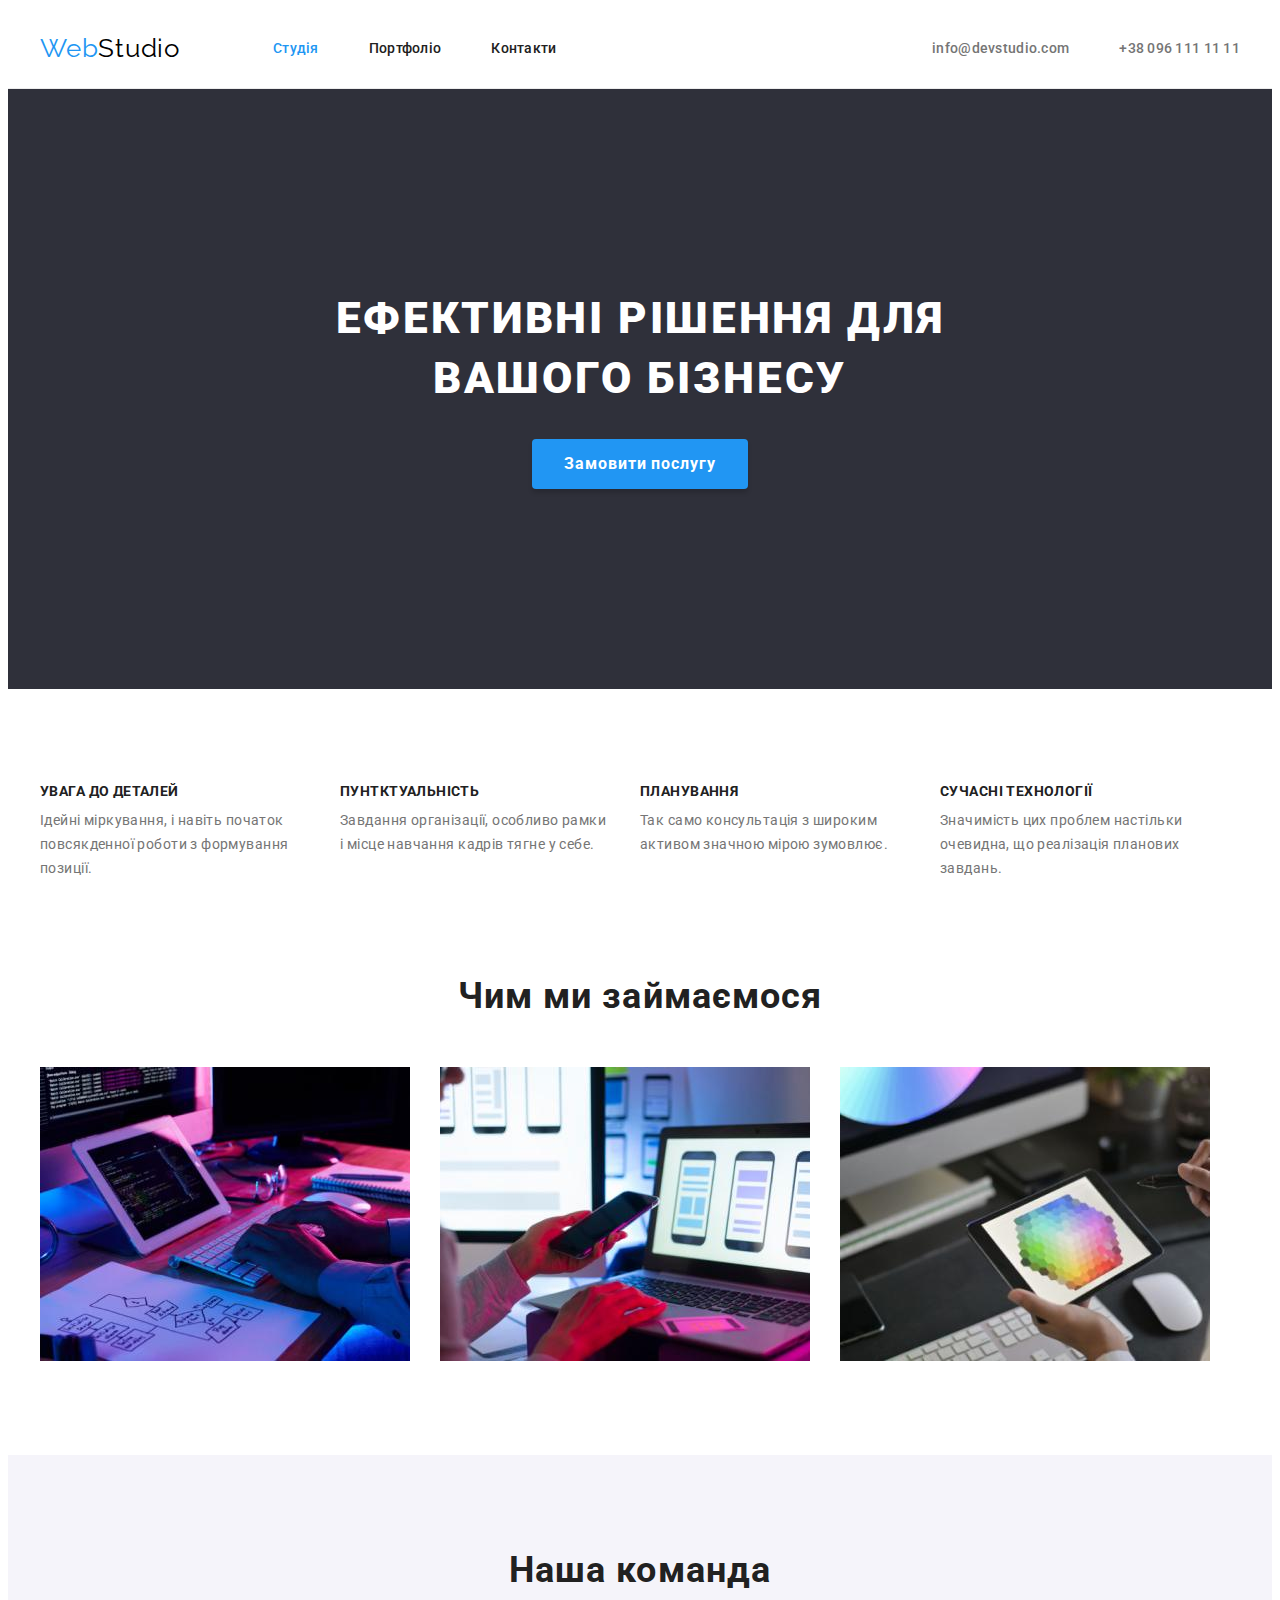
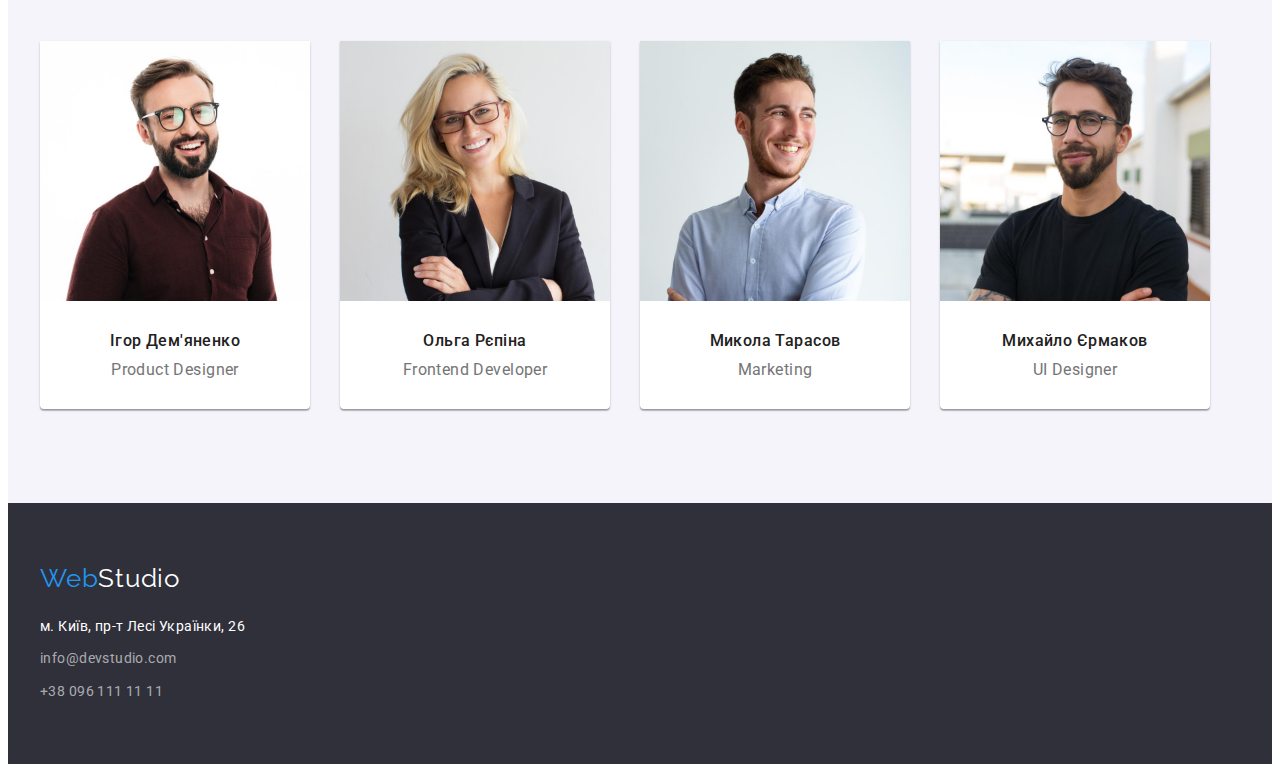
<file: index.html>
<!DOCTYPE html>
<html lang="uk">

<head>
  <meta charset="UTF-8">
  <meta http-equiv="X-UA-Compatible" content="IE=edge">
  <meta name="viewport" content="width=device-width, initial-scale=1.0">
  <title lang="en">WebStudio</title>

  <link href="https://fonts.googleapis.com/css2?family=Raleway:wght@700&family=Roboto:wght@400;500;700;900&display=swap"
    rel="stylesheet">
  <link rel="stylesheet" href="https://cdnjs.cloudflare.com/ajax/libs/modern-normalize/1.1.0/modern-normalize.min.css"
    integrity="sha512-wpPYUAdjBVSE4KJnH1VR1HeZfpl1ub8YT/NKx4PuQ5NmX2tKuGu6U/JRp5y+Y8XG2tV+wKQpNHVUX03MfMFn9Q=="
    crossorigin="anonymous" referrerpolicy="no-referrer">
  <link rel="stylesheet" href="./css/styles.css">
</head>

<body>
  <header class="header">
    <div class="container">
      <nav class="nav">
        <a href="./index.html" lang="en" class="logo link">Web<span class="logo-header-part">Studio</span>
        </a>
        <ul class="site-nav list">
          <li class="nav-item"><a href="./index.html" class="nav-link link current">Студія</a></li>
          <li class="nav-item"><a href="./portfolio.html" class="nav-link link">Портфоліо</a></li>
          <li class="nav-item"><a href="" class="nav-link link">Контакти</a></li>
        </ul>
      </nav>


      <ul class="contacts list">
        <li class="contacts-item"><a href="mailto:info@devstudio.com" class="contact-header link"
            lang="en">info@devstudio.com</a></li>
        <li class="contacts-item"><a href="tel:+3809611111111" class="contact-header link">+38 096 111 11 11</a></li>
      </ul>
    </div>
  </header>
  <main>
    <section class="hero section">
      <div class="container">
        <h1 class="hero-title">Ефективні рішення для вашого бізнесу</h1>
        <button type="button" class="order-btn btn">Замовити послугу</button>
      </div>
    </section>
    <section class="principles section">
      <div class="container">
        <h2 class="visually-hidden">Принципи роботи</h2>
        <ul class="principles list">
          <li class="principle">
            <h3 class="principle-title">Увага до деталей</h3>
            <p class="principle-text">
              Ідейні міркування, і навіть початок повсякденної роботи з формування позиції.
            </p>
          </li>
          <li class="principle">
            <h3 class="principle-title">Пунтктуальність</h3>
            <p class="principle-text">Завдання організації, особливо рамки і місце навчання кадрів тягне у себе.</p>
          </li>
          <li class="principle">
            <h3 class="principle-title">Планування</h3>
            <p class="principle-text">Так само консультація з широким активом значною мірою зумовлює.</p>
          </li>
          <li class="principle">
            <h3 class="principle-title">Сучасні технології</h3>
            <p class="principle-text">Значимість цих проблем настільки очевидна, що реалізація планових завдань.</p>
          </li>
        </ul>
      </div>
    </section>
    <section class="works section">
      <div class="container">
        <h2 class="section-title">Чим ми займаємося</h2>
        <ul class="work-list list">
          <li class="work"><img src="./images/box1.jpg" alt="Веброзробка" width="370" height="294"></li>
          <li class="work"><img src="./images/box2.jpg" alt="Веброзробка" width="370" height="294"></li>
          <li class="work"><img src="./images/box3.jpg" alt="Веброзробка" width="370" height="294"></li>
        </ul>
      </div>
    </section>
    <section class="team section">
      <div class="container">
        <h2 class="section-title">Наша команда</h2>
        <ul class="team-members list">
          <li class="team-member">
            <img src="./images/demianenko.jpg" alt="Фото" width="270" height="260">
            <div class="caption">
              <p class="name">Ігор Дем'яненко</p>
              <p lang="en" class="position">Product Designer</p>
            </div>
          </li>
          <li class="team-member">
            <img src="./images/repina.jpg" alt="Фото" width="270" height="260">
            <div class="caption">
              <p class="name">Ольга Рєпіна</p>
              <p lang="en" class="position">Frontend Developer</p>
            </div>
          </li>
          <li class="team-member">
            <img src="./images/tarasov.jpg" alt="Фото" width="270" height="260">
            <div class="caption">
              <p class="name">Микола Тарасов</p>
              <p lang="en" class="position">Marketing</p>
            </div>
          </li>
          <li class="team-member">
            <img src="./images/yermakov.jpg" alt="Фото" width="270" height="260">
            <div class="caption">
              <p class="name">Михайло Єрмаков</p>
              <p lang="en" class="position">UI Designer</p>
            </div>
          </li>
        </ul>
      </div>
    </section>
  </main>
  <footer class="footer">
    <div class="container">
      <a href="./index.html" lang="en" class="logo logo-footer link">Web<span class="logo-footer-part">Studio</span></a>
      <address class="footer-contacts">
        <ul class="list">
          <li><a href="https://goo.gl/maps/F1p9D5CqtJAEcdc1A" target="_blank" rel="noopener noreferrer nofollow"
              class="address link">м. Київ, пр-т Лесі Українки, 26</a></li>
          <li><a href="mailto:info@devstudio.com" class="footer-contact link">info@devstudio.com</a></li>
          <li><a href="tel:+3809611111111" class="footer-contact link">+38 096 111 11 11</a></li>
        </ul>
      </address>
    </div>
  </footer>
</body>

</html>
</file>
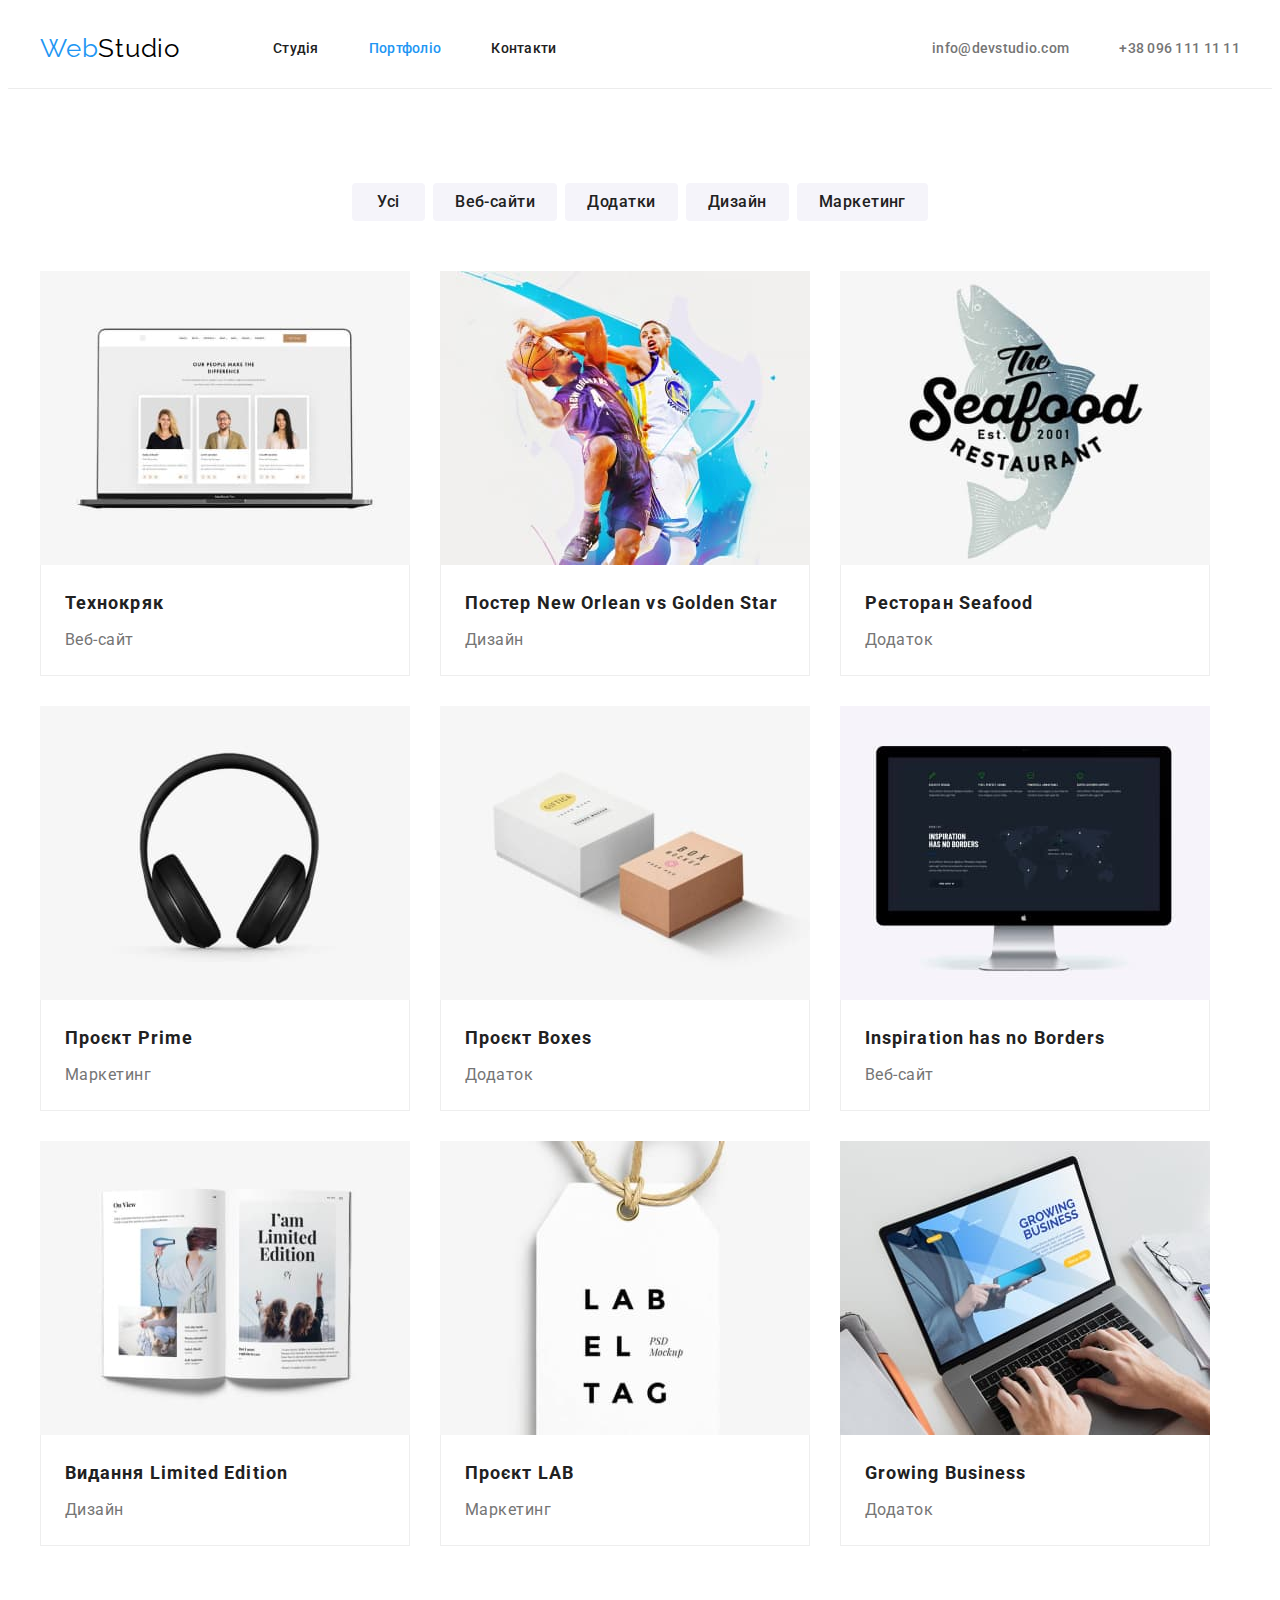
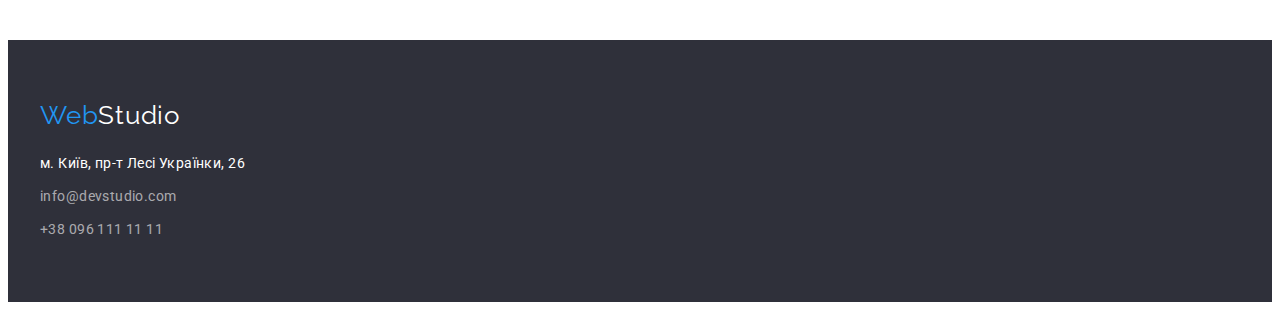
<file: portfolio.html>
<!DOCTYPE html>
<html lang="uk">

<head>
  <meta charset="UTF-8">
  <meta http-equiv="X-UA-Compatible" content="IE=edge">
  <meta name="viewport" content="width=device-width, initial-scale=1.0">
  <title lang="en">WebStudio</title>

  <link href="https://fonts.googleapis.com/css2?family=Raleway:wght@700&family=Roboto:wght@400;500;700;900&display=swap"
    rel="stylesheet">
  <link rel="stylesheet" href="https://cdnjs.cloudflare.com/ajax/libs/modern-normalize/1.1.0/modern-normalize.min.css"
    integrity="sha512-wpPYUAdjBVSE4KJnH1VR1HeZfpl1ub8YT/NKx4PuQ5NmX2tKuGu6U/JRp5y+Y8XG2tV+wKQpNHVUX03MfMFn9Q=="
    crossorigin="anonymous" referrerpolicy="no-referrer">
  <link rel="stylesheet" href="./css/styles.css">
</head>

<body>
  <header class="header">
    <div class="container">
      <nav class="nav">
        <a href="./index.html" lang="en" class="logo link">Web<span class="logo-header-part">Studio</span>
        </a>
        <ul class="site-nav list">
          <li class="nav-item"><a href="./index.html" class="nav-link link ">Студія</a></li>
          <li class="nav-item"><a href="./portfolio.html" class="nav-link current link">Портфоліо</a></li>
          <li class="nav-item"><a href="" class="nav-link link">Контакти</a></li>
        </ul>
      </nav>


      <ul class="contacts list">
        <li class="contacts-item"><a href="mailto:info@devstudio.com" class="contact-header link"
            lang="en">info@devstudio.com</a></li>
        <li class="contacts-item"><a href="tel:+3809611111111" class="contact-header link">+38 096 111 11 11</a>
        </li>
      </ul>
    </div>
  </header>
  <main>
    <section class="section">
      <div class="container">
        <h1 class="visually-hidden">Роботи веб-студії</h1>
        <ul class="filter list">
          <li class="filter-item"><button type="button" class="filter-btn btn">Усі</button></li>
          <li class="filter-item"><button type="button" class="filter-btn btn">Веб-сайти</button></li>
          <li class="filter-item"><button type="button" class="filter-btn btn">Додатки</button></li>
          <li class="filter-item"><button type="button" class="filter-btn btn">Дизайн</button></li>
          <li class="filter-item"><button type="button" class="filter-btn btn">Маркетинг</button></li>
        </ul>
        <ul class="projects list">
          <li class="project-item">
            <a href="" class="project-link">
              <img src="./images/site1.jpg" alt="Фото проекта" width="370" height="294">
              <div class="prject-caption">
                <h2 class="project-name">Технокряк</h2>
                <p class="project-type">Веб-сайт</p>
              </div>
            </a>
          </li>
          <li class="project-item">
            <a href="" class="project-link">
              <img src="./images/design1.jpg" alt="Фото проекта" width="370" height="294">
              <div class="prject-caption">
                <h2 class="project-name">Постер <span lang="en">New Orlean vs Golden Star</span></h2>
                <p class="project-type">Дизайн</p>
              </div>
            </a>
          </li>
          <li class="project-item">
            <a href="" class="project-link">
              <img src="./images/app1.jpg" alt="Фото проекта" width="370" height="294">
              <div class="prject-caption">
                <h2 class="project-name">Ресторан <span lang="en">Seafood</span></h2>
                <p class="project-type">Додаток</p>
              </div>
            </a>
          </li>
          <li class="project-item">
            <a href="" class="project-link">
              <img src="./images/marketing1.jpg" alt="Фото проекта" width="370" height="294">
              <div class="prject-caption">
                <h2 class="project-name">Проєкт <span lang="en">Prime</span></h2>
                <p class="project-type">Маркетинг</p>
              </div>
            </a>
          </li>
          <li class="project-item">
            <a href="" class="project-link">
              <img src="./images/app2.jpg" alt="Фото проекта" width="370" height="294">
              <div class="prject-caption">
                <h2 class="project-name">Проєкт <span lang="en">Boxes</span></h2>
                <p class="project-type">Додаток</p>
              </div>
            </a>
          </li>
          <li class="project-item">
            <a href="" class="project-link">
              <img src="./images/site2.jpg" alt="Фото проекта" width="370" height="294">
              <div class="prject-caption">
                <h2 lang="en" class="project-name">Inspiration has no Borders</h2>
                <p class="project-type">Веб-сайт</p>
              </div>
            </a>
          </li>
          <li class="project-item">
            <a href="" class="project-link">
              <img src="./images/design2.jpg" alt="Фото проекта" width="370" height="294">
              <div class="prject-caption">
                <h2 class="project-name">Видання <span lang="en">Limited Edition</span></h2>
                <p class="project-type">Дизайн</p>
              </div>
            </a>
          </li>
          <li class="project-item">
            <a href="" class="project-link">
              <img src="./images/marketing2.jpg" alt="Фото проекта" width="370" height="294">
              <div class="prject-caption">
                <h2 class="project-name">Проєкт <span lang="en">LAB</span></h2>
                <p class="project-type">Маркетинг</p>
              </div>
            </a>
          </li>
          <li class="project-item">
            <a href="" class="project-link">
              <img src="./images/app3.jpg" alt="Фото проекта" width="370" height="294">
              <div class="prject-caption">
                <h2 lang="en" class="project-name">Growing Business</h2>
                <p class="project-type">Додаток</p>
              </div>
            </a>
          </li>
        </ul>
      </div>
    </section>
  </main>
  <footer class="footer">
    <div class="container">
      <a href="./index.html" lang="en" class="logo logo-footer link">Web<span class="logo-footer-part">Studio</span></a>
      <address class="footer-contacts">
        <ul class="list">
          <li><a href="https://goo.gl/maps/F1p9D5CqtJAEcdc1A" target="_blank" rel="noopener noreferrer nofollow"
              class="address link">м. Київ, пр-т Лесі Українки, 26</a>
          </li>
          <li><a href="mailto:info@devstudio.com" class="footer-contact link">info@devstudio.com</a></li>
          <li><a href="tel:+3809611111111" class="footer-contact link">+38 096 111 11 11</a></li>
        </ul>
      </address>
    </div>
  </footer>
</body>

</html>
</file>
<file: css/styles.css>
:root {
  --title-color: #212121;
  --text-color: #757575;
  --accent-color: #2196f3;
  --logo-black-color: #000;
  --footer-link-color: rgba(255, 255, 255, 0.6);
  --white-text-color: #fff;

  --background-dark: #2f303a;
  --background-grey: #f5f4fa;
  --background-white: #fff;
  --background-active-btn: #188ce8;
  --header-border: #ECECEC;
  --portfolio-border: #EEE;
}

body {
  font-family: "Roboto", sans-serif;
  font-size: 14px;
  letter-spacing: 0.03em;

  color: var(--text-color);
  background-color: var(--background-white);
}

h1,
h2,
h3,
h4,
h5,
h6,
p {
  margin: 0;
}

img {
  display: block;
}

.list {
  list-style: none;
  margin: 0;
  padding: 0;
}

.link,
.project-link {
  text-decoration: none;
  color: inherit;
}

.link:hover,
.link:focus {
  color: var(--accent-color);
}

.btn {
  cursor: pointer;
  font-family: inherit;
  border: none;
  border-radius: 4px;
}

.btn:hover,
.btn:focus {
  color: var(--white-text-color);
  background-color: var(--accent-color);
}

.container {
  width: 1200px;
  padding-right: 15px;
  padding-left: 15px;
  margin-left: auto;
  margin-right: auto;
}
.section {
  padding-top: 94px;
  padding-bottom: 94px;
}
/*--------------HEADER----------------*/
.header {
  border-bottom: 1px solid var(--header-border);
}

.header .container {
  display: flex;
}

.nav,
.site-nav,
.contacts {
  display: flex;
  align-items: center;
}

.logo {
  display: block;
  padding-top: 24px;
  padding-bottom: 24px;

  margin-right: 93px;
  font-family: "Raleway", sans-serif;
  font-size: 26px;
  line-height: calc(31 / 26);
  color: var(--accent-color);
  letter-spacing: 0.03em;
}

.logo-header-part {
  color: var(--logo-black-color);
}

.nav-link,
.contact-header {
  display: block;
  padding-top: 32px;
  padding-bottom: 32px;

  font-weight: 500;
  line-height: calc(16 / 14);
  letter-spacing: 0.02em;
}

.nav-link {
  color: var(--title-color);
}

.nav-link.current {
  color: var(--accent-color);
}

.nav-item:not(:last-child),
.contacts-item:not(:last-child) {
  margin-right: 50px;
}

.contacts {
  margin-left: auto;
}

.contact-header {
  color: inherit;
}

/*--------------HERO----------------*/
.hero.section {
  padding-top: 200px;
  padding-bottom: 200px;
}

.hero {
  background-color: var(--background-dark);
}

.hero-title {
  width: 696px;
  margin-left: auto;
  margin-right: auto;
  margin-bottom: 30px;

  font-weight: 900;
  font-size: 44px;
  line-height: 1.36;
  text-align: center;
  letter-spacing: 0.06em;
  text-transform: uppercase;
  color: var(--white-text-color);
}

.order-btn {
  display: block;
  margin-left: auto;
  margin-right: auto;
  padding: 10px 32px;

  font-weight: 700;
  font-size: 16px;
  line-height: 1.88;
  display: flex;
  align-items: center;
  text-align: center;
  letter-spacing: 0.06em;
  color: var(--white-text-color);

  background-color: var(--accent-color);
  box-shadow: 0px 4px 4px rgba(0, 0, 0, 0.15);
}

.order-btn:active {
  background-color: var(--background-active-btn);
}

/*--------------PRINCIPLES-&-WORKS--------------*/
.principles.section {
  padding-bottom: 0;
}

.principles {
  display: flex;

}

.principle {
  width: 270px;
}

.principle:not(:last-child) {
  margin-right: 30px;
}

.visually-hidden {
  position: absolute;
  white-space: nowrap;
  width: 1px;
  height: 1px;
  overflow: hidden;
  border: 0;
  padding: 0;
  clip: rect(0 0 0 0);
  clip-path: inset(50%);
  margin: -1px;
}

.section-title {
  margin-bottom: 50px;

  font-size: 36px;
  line-height: calc(42 / 36);
  text-align: center;
  color: var(--title-color);
  letter-spacing: 0.03em;
}

.principle-title {
  margin-bottom: 10px;

  font-size: 14px;
  line-height: calc(16 / 14);
  text-transform: uppercase;
  color: var(--title-color);
  letter-spacing: 0.03em;
}

.principle-text {
  line-height: 1.71;
  color: var(--text-color);
  letter-spacing: 0.03em;
}

.work-list {
  display: flex;
  flex-wrap: wrap;
  gap: 30px;
}

/*--------------TEAM--------------*/

.team {
  background-color: var(--background-grey);
}

.team-members {
  display: flex;
  flex-wrap: wrap;
  gap: 30px;
}

.team-member {
  background-color: var(--background-white);
  box-shadow: 0px 1px 3px rgba(0, 0, 0, 0.12), 0px 1px 1px rgba(0, 0, 0, 0.14), 0px 2px 1px rgba(0, 0, 0, 0.2);
  border-radius: 0px 0px 4px 4px;
}

.caption {
  padding: 30px 10px;
}

.name {
  margin-bottom: 10px;

  font-weight: 500;
  font-size: 16px;
  line-height: calc(19 / 16);
  text-align: center;
  color: var(--title-color);
}

.position {
  font-size: 16px;
  line-height: calc(19 / 16);
  text-align: center;
}

/*--------------PORTFOLIO--------------*/
.filter {
  display: flex;
  flex-wrap: wrap;
  gap: 8px;
  width: fit-content;
  margin-bottom: 50px;
  margin-left: auto;
  margin-right: auto;
}

.filter-btn {
  display: block;
  padding: 6px 22px;
  min-width: 73px;

  font-weight: 500;
  font-size: 16px;
  line-height: 1.62;
  text-align: center;
  letter-spacing: 0.03em;
  color: var(--title-color);

  background-color: var(--background-grey);
}

.filter-btn:hover,
.filter-btn:focus,
.filter-btn:active {
  box-shadow: 0px 3px 1px rgba(0, 0, 0, 0.1), 0px 1px 2px rgba(0, 0, 0, 0.08), 0px 2px 2px rgba(0, 0, 0, 0.12);
  border-radius: 4px;
}

.projects {
  display: flex;
  flex-wrap: wrap;
  gap: 30px;
}

.prject-caption {
  padding: 20px 24px;
  background: var(--background-white);
  border: 1px solid var(--portfolio-border);
  border-top: none;
}

.project-name {
  margin-bottom: 4px;
  font-size: 18px;
  line-height: 2;
  letter-spacing: 0.06em;
  color: var(--title-color)
}

.project-type {
  font-size: 16px;
  line-height: 1.88;
  letter-spacing: 0.03em;
}

/*--------------FOOTER--------------*/

.footer {
  padding: 60px 0;

  background-color: var(--background-dark);
}

.logo-footer {
  padding: 0;
  margin-bottom: 20px;
}

.logo-footer-part {
  color: var(--white-text-color);
}

.footer-contacts {
  font-style: normal;
  font-weight: 400;
  line-height: 1.71;
  letter-spacing: 0.03em;
}

.footer-contacts li:not(:last-child) {
  margin-bottom: 9px;
}

.address {
  line-height: calc(24/14);
  color: var(--white-text-color);
}

.footer-contact {
  line-height: 1.71;
  color: var(--footer-link-color);

}
</file>
